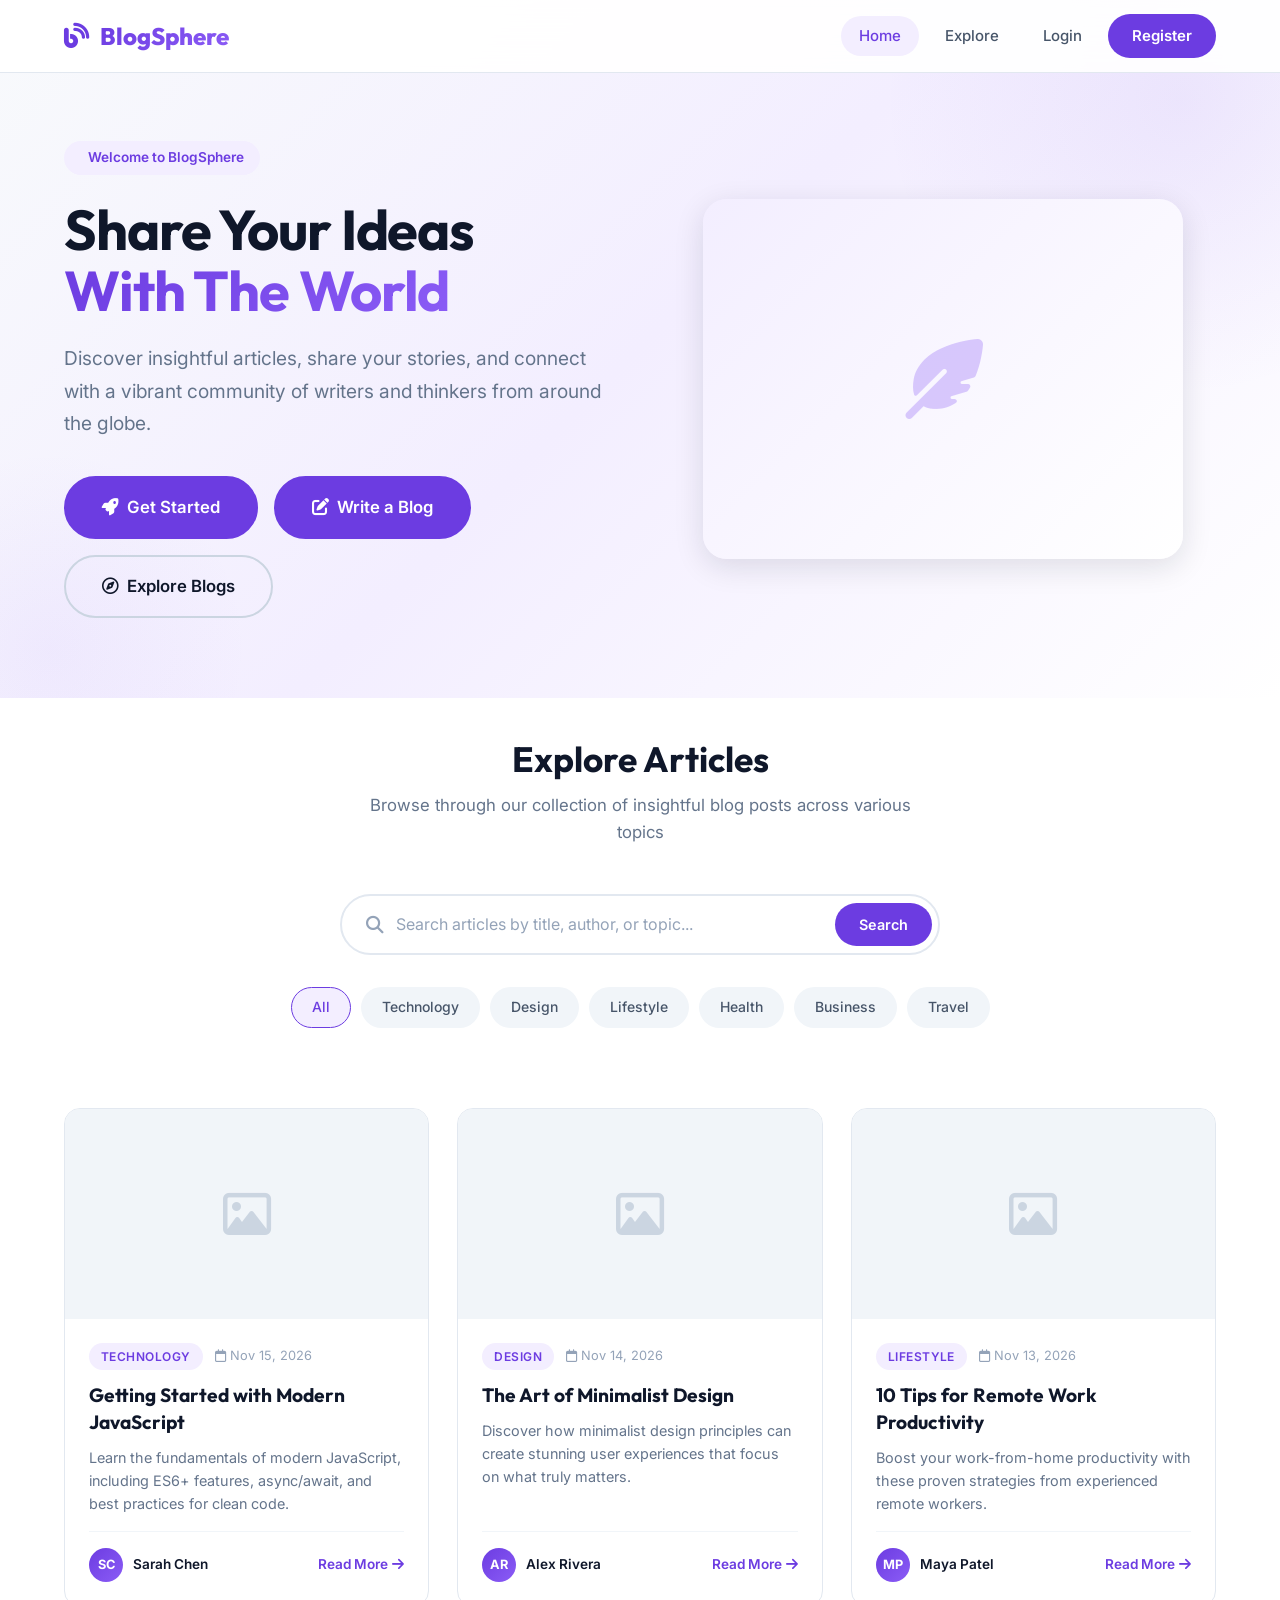
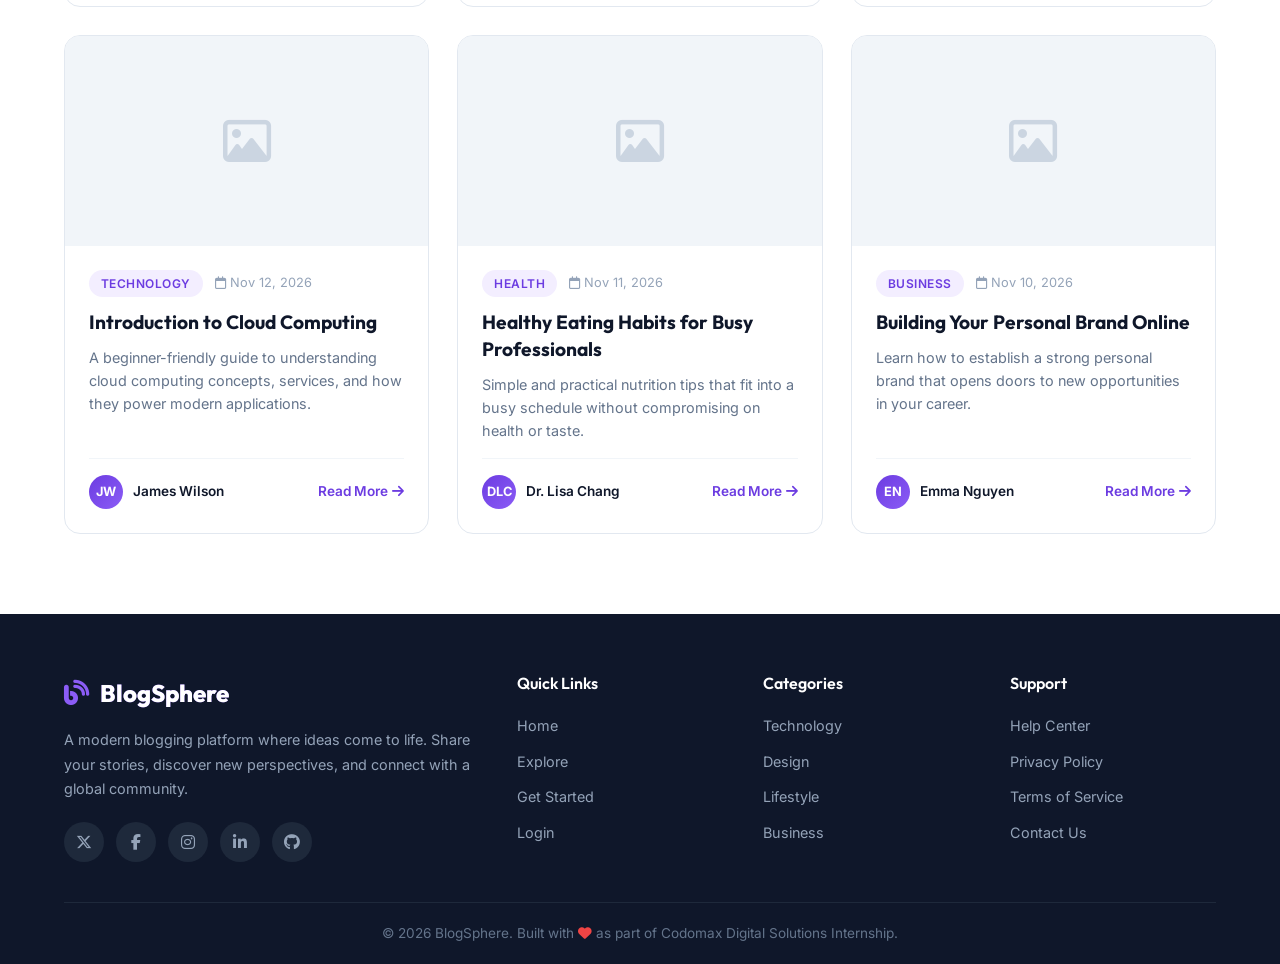
<file: Frontend Development/index.html>
<!DOCTYPE html>
<html lang="en">
<head>
  <meta charset="UTF-8">
  <meta name="viewport" content="width=device-width, initial-scale=1.0">
  <title>BlogSphere – Share Your Ideas With The World</title>
  <link rel="preconnect" href="https://fonts.googleapis.com">
  <link rel="preconnect" href="https://fonts.gstatic.com" crossorigin>
  <link href="https://fonts.googleapis.com/css2?family=Inter:wght@400;500;600;700&family=Outfit:wght@600;700;800&display=swap" rel="stylesheet">
  <link rel="stylesheet" href="https://cdnjs.cloudflare.com/ajax/libs/font-awesome/6.5.1/css/all.min.css">
  <link rel="stylesheet" href="css/style.css">
</head>
<body data-page="home">

  <!-- ====== NAVBAR ====== -->
  <nav class="navbar">
    <div class="container">
      <a href="index.html" class="nav-logo">
        <i class="fa-solid fa-blog"></i>
        <span>BlogSphere</span>
      </a>
      <div class="nav-links">
        <a href="index.html" class="active">Home</a>
        <a href="index.html#blogs" class="guest-only">Explore</a>
        <a href="login.html" class="guest-only">Login</a>
        <a href="register.html" class="btn-nav guest-only">Register</a>
        <a href="dashboard.html" class="auth-only">Dashboard</a>
        <a href="#" class="auth-only" onclick="handleLogout();return false;">Logout</a>
      </div>
      <button class="hamburger" aria-label="Toggle navigation">
        <span></span>
        <span></span>
        <span></span>
      </button>
    </div>
  </nav>

  <!-- ====== HERO ====== -->
  <section class="hero">
    <div class="container">
      <div class="hero-content">
        <div class="hero-badge"><i class="fa-solid fa-sparkles"></i> Welcome to BlogSphere</div>
        <h1>Share Your Ideas<br><span class="gradient">With The World</span></h1>
        <p>Discover insightful articles, share your stories, and connect with a vibrant community of writers and thinkers from around the globe.</p>
        <div class="hero-buttons">
          <a href="register.html" class="btn btn-primary btn-lg guest-only"><i class="fa-solid fa-rocket"></i> Get Started</a>
          <a href="dashboard.html" class="btn btn-primary btn-lg auth-only"><i class="fa-solid fa-pen-to-square"></i> Write a Blog</a>
          <a href="#blogs" class="btn btn-outline btn-lg"><i class="fa-regular fa-compass"></i> Explore Blogs</a>
        </div>
      </div>
      <div class="hero-visual">
        <div class="hero-illustration">
          <i class="fa-solid fa-feather-pointed"></i>
        </div>
      </div>
    </div>
  </section>

  <!-- ====== SEARCH & FILTER ====== -->
  <section class="search-filter-section" id="blogs">
    <div class="container">
      <div class="section-header">
        <h2>Explore Articles</h2>
        <p>Browse through our collection of insightful blog posts across various topics</p>
      </div>
      <div class="search-bar">
        <i class="fa-solid fa-magnifying-glass"></i>
        <input type="text" id="searchInput" placeholder="Search articles by title, author, or topic...">
        <button id="searchBtn">Search</button>
      </div>
      <div class="category-filters">
        <button class="filter-btn active" data-category="all">All</button>
        <button class="filter-btn" data-category="technology">Technology</button>
        <button class="filter-btn" data-category="design">Design</button>
        <button class="filter-btn" data-category="lifestyle">Lifestyle</button>
        <button class="filter-btn" data-category="health">Health</button>
        <button class="filter-btn" data-category="business">Business</button>
        <button class="filter-btn" data-category="travel">Travel</button>
      </div>
    </div>
  </section>

  <!-- ====== BLOGS GRID ====== -->
  <section class="blogs-section">
    <div class="container">
      <div class="blogs-grid" id="blogsGrid">
        <!-- Rendered by JS -->
      </div>
    </div>
  </section>

  <!-- ====== FOOTER ====== -->
  <footer class="footer">
    <div class="container">
      <div class="footer-grid">
        <div class="footer-brand">
          <a href="index.html" class="nav-logo">
            <i class="fa-solid fa-blog"></i>
            <span>BlogSphere</span>
          </a>
          <p>A modern blogging platform where ideas come to life. Share your stories, discover new perspectives, and connect with a global community.</p>
          <div class="footer-social">
            <a href="#" aria-label="Twitter"><i class="fa-brands fa-x-twitter"></i></a>
            <a href="#" aria-label="Facebook"><i class="fa-brands fa-facebook-f"></i></a>
            <a href="#" aria-label="Instagram"><i class="fa-brands fa-instagram"></i></a>
            <a href="#" aria-label="LinkedIn"><i class="fa-brands fa-linkedin-in"></i></a>
            <a href="#" aria-label="GitHub"><i class="fa-brands fa-github"></i></a>
          </div>
        </div>
        <div>
          <h4>Quick Links</h4>
          <ul>
            <li><a href="index.html">Home</a></li>
            <li><a href="index.html#blogs">Explore</a></li>
            <li><a href="register.html">Get Started</a></li>
            <li><a href="login.html">Login</a></li>
          </ul>
        </div>
        <div>
          <h4>Categories</h4>
          <ul>
            <li><a href="#">Technology</a></li>
            <li><a href="#">Design</a></li>
            <li><a href="#">Lifestyle</a></li>
            <li><a href="#">Business</a></li>
          </ul>
        </div>
        <div>
          <h4>Support</h4>
          <ul>
            <li><a href="#">Help Center</a></li>
            <li><a href="#">Privacy Policy</a></li>
            <li><a href="#">Terms of Service</a></li>
            <li><a href="#">Contact Us</a></li>
          </ul>
        </div>
      </div>
      <div class="footer-bottom">
        <p>&copy; 2026 BlogSphere. Built with <i class="fa-solid fa-heart" style="color:#EF4444"></i> as part of Codomax Digital Solutions Internship.</p>
      </div>
    </div>
  </footer>

  <!-- Blog View Overlay -->
  <div id="blogViewOverlay" class="blog-view-overlay"></div>

  <script src="js/auth.js"></script>
  <script src="js/blogs.js"></script>
  <script src="js/script.js"></script>
</body>
</html>
</file>
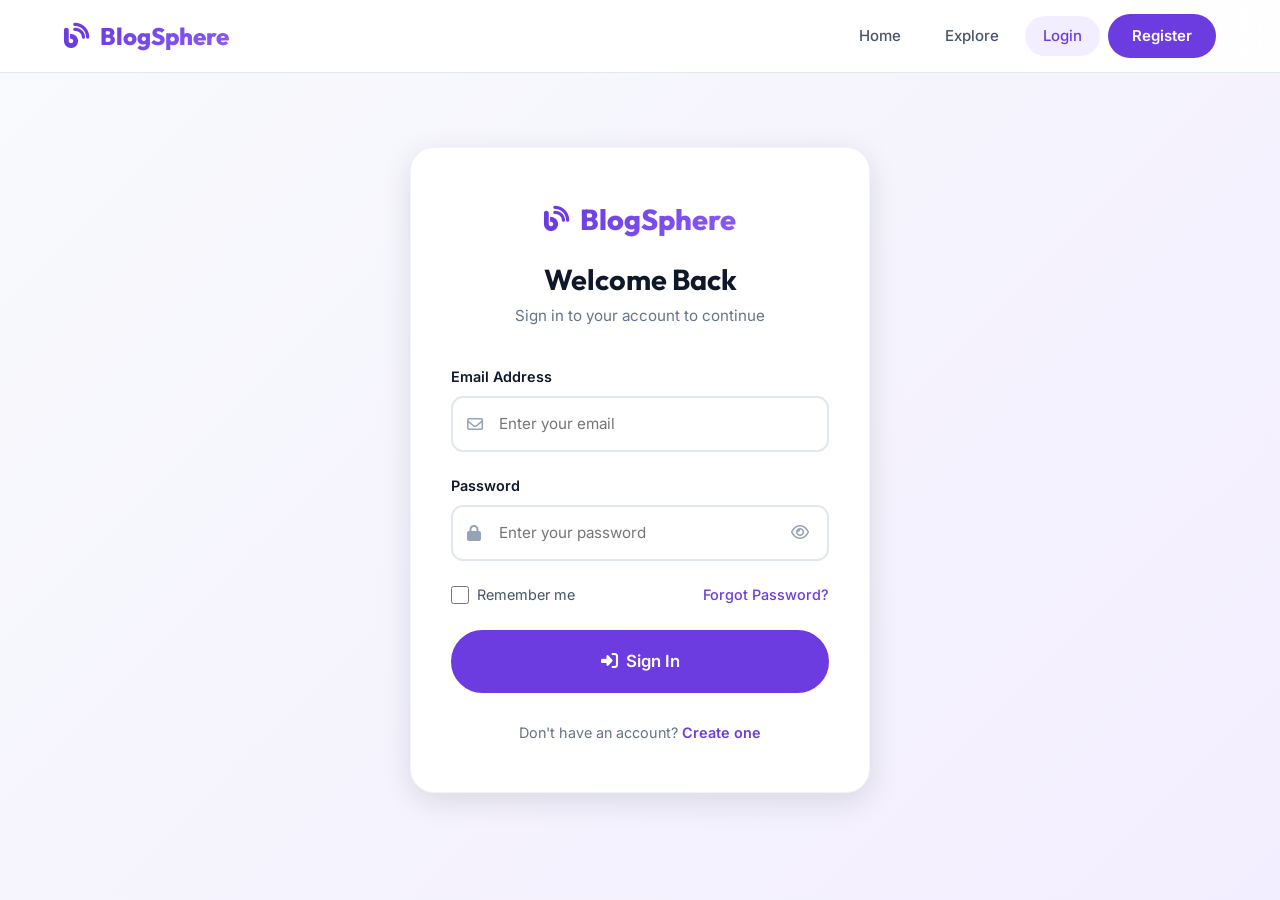
<file: Frontend Development/create-blog.html>
<!DOCTYPE html>
<html lang="en">
<head>
  <meta charset="UTF-8">
  <meta name="viewport" content="width=device-width, initial-scale=1.0">
  <title>Create Blog – BlogSphere</title>
  <link rel="preconnect" href="https://fonts.googleapis.com">
  <link rel="preconnect" href="https://fonts.gstatic.com" crossorigin>
  <link href="https://fonts.googleapis.com/css2?family=Inter:wght@400;500;600;700&family=Outfit:wght@600;700;800&display=swap" rel="stylesheet">
  <link rel="stylesheet" href="https://cdnjs.cloudflare.com/ajax/libs/font-awesome/6.5.1/css/all.min.css">
  <link rel="stylesheet" href="css/style.css">
</head>
<body data-page="create-blog">

  <!-- ====== NAVBAR ====== -->
  <nav class="navbar">
    <div class="container">
      <a href="index.html" class="nav-logo">
        <i class="fa-solid fa-blog"></i>
        <span>BlogSphere</span>
      </a>
      <div class="nav-links">
        <a href="index.html">Home</a>
        <a href="index.html#blogs">Explore</a>
        <a href="dashboard.html" class="auth-only">Dashboard</a>
        <a href="create-blog.html" class="active btn-nav auth-only"><i class="fa-solid fa-plus"></i> New Blog</a>
        <a href="#" class="auth-only" onclick="handleLogout();return false;">Logout</a>
      </div>
      <button class="hamburger" aria-label="Toggle navigation">
        <span></span>
        <span></span>
        <span></span>
      </button>
    </div>
  </nav>

  <!-- ====== DASHBOARD LAYOUT ====== -->
  <div class="dashboard-layout">
    <!-- Sidebar -->
    <aside class="sidebar" id="sidebar">
      <div class="sidebar-header">
        <div class="sidebar-user">
          <div class="sidebar-avatar" id="sidebarAvatar">U</div>
          <div class="sidebar-user-info">
            <h4 id="sidebarName">User Name</h4>
            <p id="sidebarEmail">user@example.com</p>
          </div>
        </div>
      </div>
      <nav class="sidebar-nav">
        <a href="dashboard.html"><i class="fa-solid fa-chart-pie"></i> Overview</a>
        <a href="create-blog.html" class="active"><i class="fa-solid fa-pen-to-square"></i> Create New Blog</a>
        <a href="index.html"><i class="fa-solid fa-globe"></i> View Website</a>
        <div class="nav-divider"></div>
        <a href="#" onclick="handleLogout();return false;"><i class="fa-solid fa-arrow-right-from-bracket"></i> Logout</a>
      </nav>
    </aside>

    <!-- Mobile Sidebar Toggle -->
    <button class="sidebar-toggle" id="sidebarToggle" aria-label="Toggle sidebar menu">
      <i class="fa-solid fa-bars"></i>
    </button>

    <!-- Main Content -->
    <main class="dashboard-main create-blog-section">
      <div class="dashboard-topbar">
        <div>
          <div id="editIndicator" class="edit-indicator" style="display:none">
            <i class="fa-solid fa-pen"></i> Editing existing blog post
          </div>
          <h1 id="formTitle">Create New Blog Post</h1>
          <p class="welcome-text">Write, format, and publish your ideas for the world to see.</p>
        </div>
        <a href="dashboard.html" class="btn btn-outline"><i class="fa-solid fa-arrow-left"></i> Back to Dashboard</a>
      </div>

      <div class="dashboard-section create-blog-form">
        <form id="createBlogForm" novalidate>
          <!-- Blog Title -->
          <div class="form-group">
            <label for="blogTitle">Blog Title *</label>
            <div class="form-input-wrapper">
              <input type="text" id="blogTitle" placeholder="e.g. 10 Essential Web Design Principles for 2026">
            </div>
            <p class="form-error"></p>
          </div>

          <!-- Category Selection -->
          <div class="form-group">
            <label for="blogCategory">Category *</label>
            <div class="form-input-wrapper">
              <select id="blogCategory">
                <option value="" disabled selected>Select a category</option>
                <option value="Technology">Technology</option>
                <option value="Design">Design</option>
                <option value="Lifestyle">Lifestyle</option>
                <option value="Health">Health</option>
                <option value="Business">Business</option>
                <option value="Travel">Travel</option>
              </select>
            </div>
            <p class="form-error"></p>
          </div>

          <!-- Featured Image URL -->
          <div class="form-group">
            <label for="blogImage">Featured Image URL (Optional)</label>
            <div class="form-input-wrapper">
              <input type="url" id="blogImage" placeholder="https://images.unsplash.com/photo-...">
            </div>
            <p class="form-error"></p>
            <div class="image-preview" id="imagePreview"></div>
          </div>

          <!-- Short Description -->
          <div class="form-group">
            <label for="blogDescription">Short Description (Excerpt) *</label>
            <div class="form-input-wrapper">
              <textarea id="blogDescription" rows="3" placeholder="Brief summary of your blog post to attract readers..."></textarea>
            </div>
            <p class="form-error"></p>
          </div>

          <!-- Blog Content -->
          <div class="form-group">
            <label for="blogContent">Blog Content *</label>
            <div class="form-input-wrapper">
              <textarea id="blogContent" class="content-editor" rows="12" placeholder="Write your full blog story here... Paragraphs separated by line breaks will be rendered cleanly."></textarea>
            </div>
            <p class="form-error"></p>
          </div>

          <!-- Action Buttons -->
          <div class="form-actions">
            <button type="button" id="draftBtn" class="btn btn-outline btn-lg">
              <i class="fa-regular fa-bookmark"></i> Save as Draft
            </button>
            <button type="button" id="publishBtn" class="btn btn-primary btn-lg">
              <i class="fa-solid fa-paper-plane"></i> Publish Blog
            </button>
          </div>
        </form>
      </div>
    </main>
  </div>

  <script src="js/auth.js"></script>
  <script src="js/blogs.js"></script>
  <script src="js/script.js"></script>
</body>
</html>
</file>
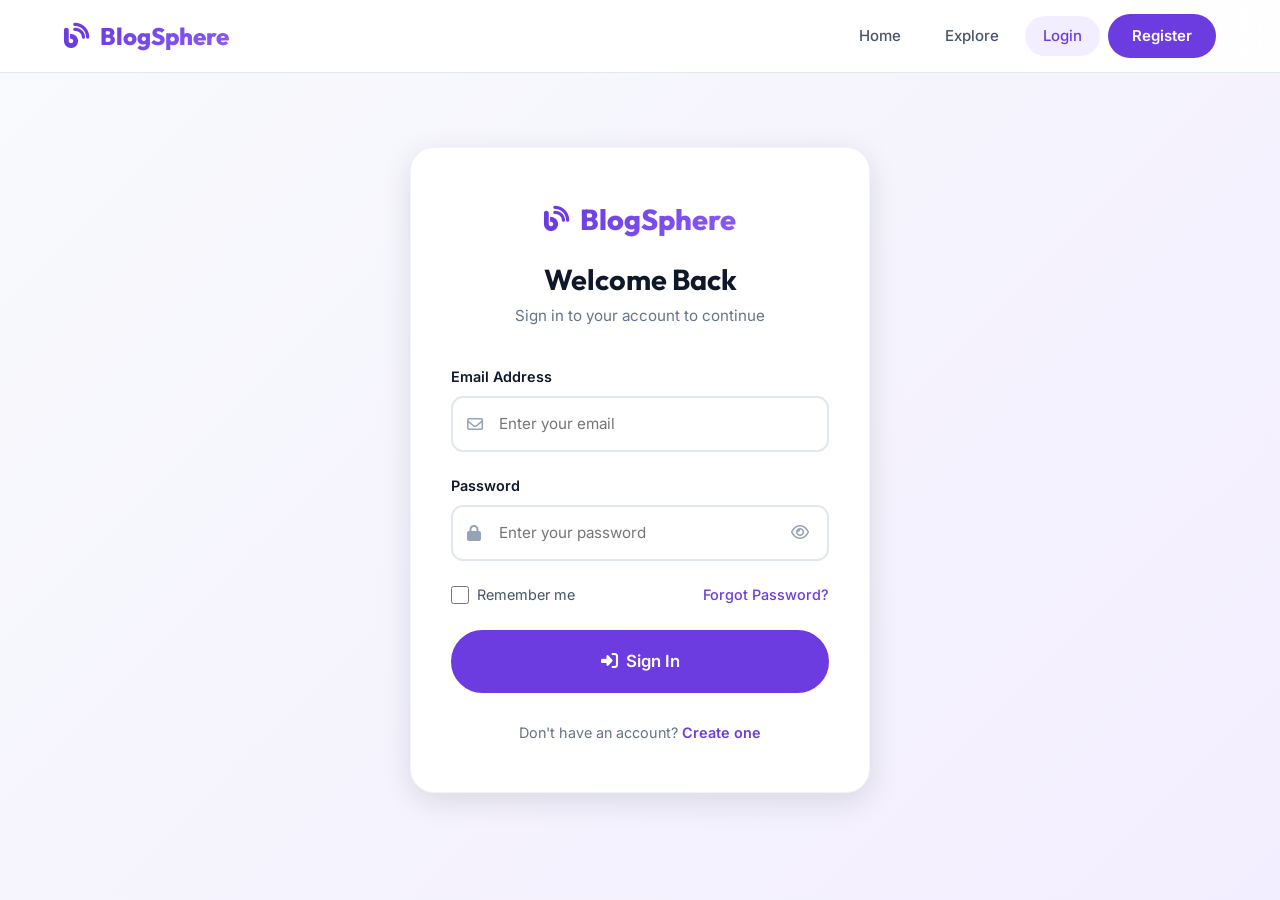
<file: Frontend Development/dashboard.html>
<!DOCTYPE html>
<html lang="en">
<head>
  <meta charset="UTF-8">
  <meta name="viewport" content="width=device-width, initial-scale=1.0">
  <title>Dashboard – BlogSphere</title>
  <link rel="preconnect" href="https://fonts.googleapis.com">
  <link rel="preconnect" href="https://fonts.gstatic.com" crossorigin>
  <link href="https://fonts.googleapis.com/css2?family=Inter:wght@400;500;600;700&family=Outfit:wght@600;700;800&display=swap" rel="stylesheet">
  <link rel="stylesheet" href="https://cdnjs.cloudflare.com/ajax/libs/font-awesome/6.5.1/css/all.min.css">
  <link rel="stylesheet" href="css/style.css">
</head>
<body data-page="dashboard">

  <!-- ====== NAVBAR ====== -->
  <nav class="navbar">
    <div class="container">
      <a href="index.html" class="nav-logo">
        <i class="fa-solid fa-blog"></i>
        <span>BlogSphere</span>
      </a>
      <div class="nav-links">
        <a href="index.html">Home</a>
        <a href="index.html#blogs">Explore</a>
        <a href="dashboard.html" class="active auth-only">Dashboard</a>
        <a href="create-blog.html" class="btn-nav auth-only"><i class="fa-solid fa-plus"></i> New Blog</a>
        <a href="#" class="auth-only" onclick="handleLogout();return false;">Logout</a>
      </div>
      <button class="hamburger" aria-label="Toggle navigation">
        <span></span>
        <span></span>
        <span></span>
      </button>
    </div>
  </nav>

  <!-- ====== DASHBOARD LAYOUT ====== -->
  <div class="dashboard-layout">
    <!-- Sidebar -->
    <aside class="sidebar" id="sidebar">
      <div class="sidebar-header">
        <div class="sidebar-user">
          <div class="sidebar-avatar" id="sidebarAvatar">U</div>
          <div class="sidebar-user-info">
            <h4 id="sidebarName">User Name</h4>
            <p id="sidebarEmail">user@example.com</p>
          </div>
        </div>
      </div>
      <nav class="sidebar-nav">
        <a href="dashboard.html" class="active"><i class="fa-solid fa-chart-pie"></i> Overview</a>
        <a href="create-blog.html"><i class="fa-solid fa-pen-to-square"></i> Create New Blog</a>
        <a href="index.html"><i class="fa-solid fa-globe"></i> View Website</a>
        <div class="nav-divider"></div>
        <a href="#" onclick="handleLogout();return false;"><i class="fa-solid fa-arrow-right-from-bracket"></i> Logout</a>
      </nav>
    </aside>

    <!-- Mobile Sidebar Toggle -->
    <button class="sidebar-toggle" id="sidebarToggle" aria-label="Toggle sidebar menu">
      <i class="fa-solid fa-bars"></i>
    </button>

    <!-- Main Content -->
    <main class="dashboard-main">
      <div class="dashboard-topbar">
        <div>
          <h1>Dashboard Overview</h1>
          <p class="welcome-text">Welcome back, <strong id="welcomeUser">User</strong>! Here is what's happening with your blogs.</p>
        </div>
        <a href="create-blog.html" class="btn btn-primary"><i class="fa-solid fa-plus"></i> Create New Blog</a>
      </div>

      <!-- Stats Grid -->
      <div class="stats-grid">
        <div class="stat-card">
          <div class="stat-icon purple"><i class="fa-solid fa-layer-group"></i></div>
          <div class="stat-info">
            <h3 id="statTotal">0</h3>
            <p>Total Blogs</p>
          </div>
        </div>
        <div class="stat-card">
          <div class="stat-icon green"><i class="fa-solid fa-circle-check"></i></div>
          <div class="stat-info">
            <h3 id="statPublished">0</h3>
            <p>Published Blogs</p>
          </div>
        </div>
        <div class="stat-card">
          <div class="stat-icon orange"><i class="fa-solid fa-clock"></i></div>
          <div class="stat-info">
            <h3 id="statDrafts">0</h3>
            <p>Drafts</p>
          </div>
        </div>
      </div>

      <!-- My Blogs Section -->
      <div class="dashboard-section">
        <div class="dashboard-section-header">
          <h2>My Blogs</h2>
          <a href="create-blog.html" class="btn btn-outline btn-sm"><i class="fa-solid fa-plus"></i> Add New</a>
        </div>
        <div class="blogs-table-wrapper">
          <table class="blogs-table">
            <thead>
              <tr>
                <th>Title</th>
                <th>Category</th>
                <th>Last Modified</th>
                <th>Status</th>
                <th>Actions</th>
              </tr>
            </thead>
            <tbody id="myBlogsTable">
              <!-- Rendered by JS -->
            </tbody>
          </table>
        </div>
      </div>
    </main>
  </div>

  <!-- Delete Confirmation Modal -->
  <div id="deleteModal" class="modal-overlay">
    <div class="modal">
      <i class="fa-solid fa-triangle-exclamation modal-icon"></i>
      <h3>Delete Blog Post</h3>
      <p>Are you sure you want to delete this blog? This action cannot be undone.</p>
      <div class="modal-actions">
        <button class="btn btn-outline" onclick="cancelDelete()">Cancel</button>
        <button class="btn btn-danger" onclick="executeDelete()">Delete</button>
      </div>
    </div>
  </div>

  <script src="js/auth.js"></script>
  <script src="js/blogs.js"></script>
  <script src="js/script.js"></script>
</body>
</html>
</file>
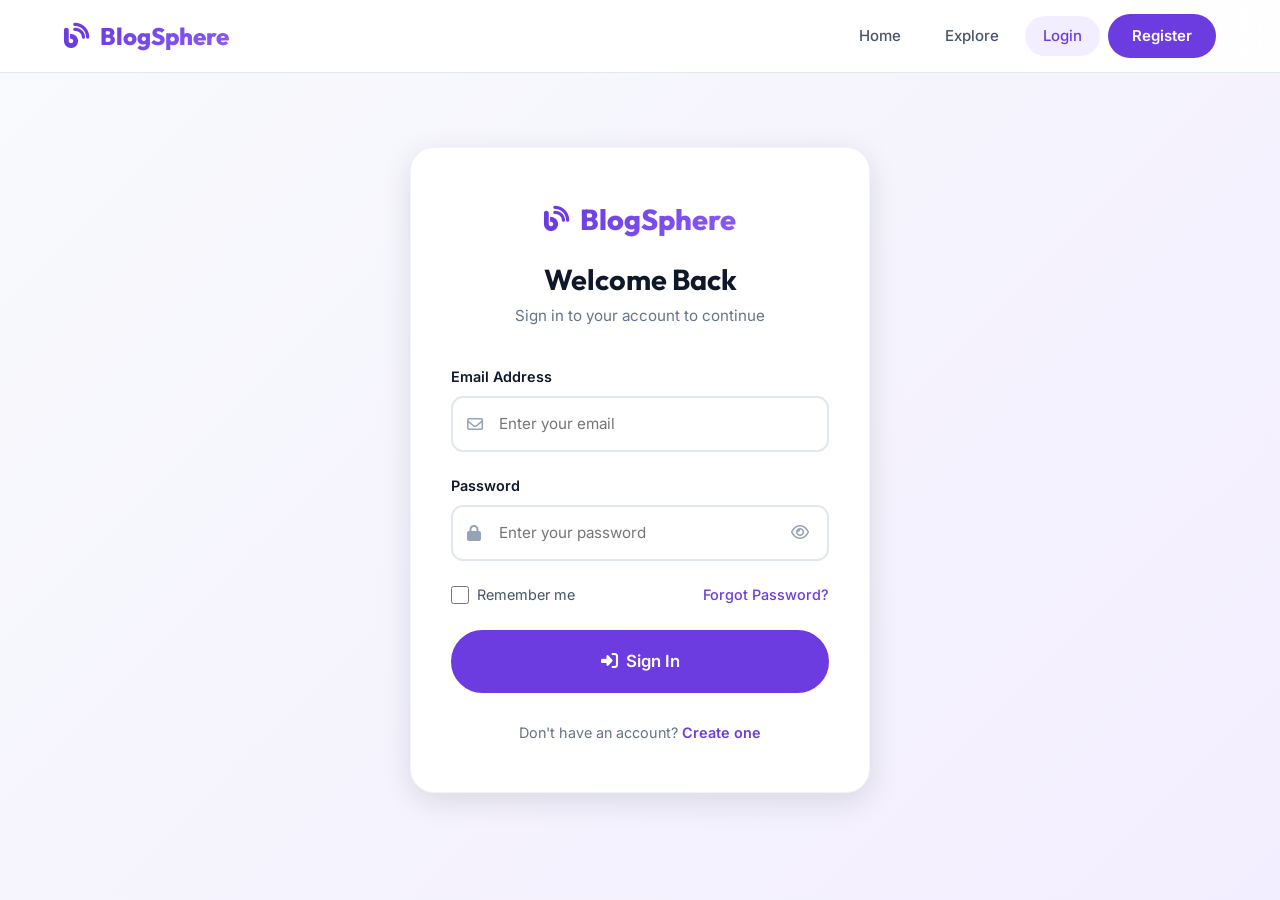
<file: Frontend Development/login.html>
<!DOCTYPE html>
<html lang="en">
<head>
  <meta charset="UTF-8">
  <meta name="viewport" content="width=device-width, initial-scale=1.0">
  <title>Login – BlogSphere</title>
  <link rel="preconnect" href="https://fonts.googleapis.com">
  <link rel="preconnect" href="https://fonts.gstatic.com" crossorigin>
  <link href="https://fonts.googleapis.com/css2?family=Inter:wght@400;500;600;700&family=Outfit:wght@600;700;800&display=swap" rel="stylesheet">
  <link rel="stylesheet" href="https://cdnjs.cloudflare.com/ajax/libs/font-awesome/6.5.1/css/all.min.css">
  <link rel="stylesheet" href="css/style.css">
</head>
<body data-page="login">

  <!-- ====== NAVBAR ====== -->
  <nav class="navbar">
    <div class="container">
      <a href="index.html" class="nav-logo">
        <i class="fa-solid fa-blog"></i>
        <span>BlogSphere</span>
      </a>
      <div class="nav-links">
        <a href="index.html">Home</a>
        <a href="index.html#blogs">Explore</a>
        <a href="login.html" class="active guest-only">Login</a>
        <a href="register.html" class="btn-nav guest-only">Register</a>
        <a href="dashboard.html" class="auth-only">Dashboard</a>
        <a href="#" class="auth-only" onclick="handleLogout();return false;">Logout</a>
      </div>
      <button class="hamburger" aria-label="Toggle navigation">
        <span></span>
        <span></span>
        <span></span>
      </button>
    </div>
  </nav>

  <!-- ====== LOGIN ====== -->
  <section class="auth-page">
    <div class="auth-container">
      <div class="auth-card">
        <div class="auth-header">
          <a href="index.html" class="nav-logo">
            <i class="fa-solid fa-blog"></i>
            <span>BlogSphere</span>
          </a>
          <h1>Welcome Back</h1>
          <p>Sign in to your account to continue</p>
        </div>

        <form id="loginForm" novalidate>
          <div class="form-group">
            <label for="loginEmail">Email Address</label>
            <div class="form-input-wrapper">
              <i class="fa-regular fa-envelope field-icon"></i>
              <input type="email" id="loginEmail" placeholder="Enter your email" autocomplete="email">
            </div>
            <p class="form-error"></p>
          </div>

          <div class="form-group">
            <label for="loginPassword">Password</label>
            <div class="form-input-wrapper">
              <i class="fa-solid fa-lock field-icon"></i>
              <input type="password" id="loginPassword" placeholder="Enter your password" autocomplete="current-password">
              <button type="button" class="toggle-password" aria-label="Toggle password visibility">
                <i class="fa-regular fa-eye"></i>
              </button>
            </div>
            <p class="form-error"></p>
          </div>

          <div class="form-row">
            <label class="checkbox-wrapper">
              <input type="checkbox" id="rememberMe">
              Remember me
            </label>
            <a href="#" class="form-link">Forgot Password?</a>
          </div>

          <button type="submit" class="btn btn-primary btn-block btn-lg">
            <i class="fa-solid fa-right-to-bracket"></i> Sign In
          </button>
        </form>

        <div class="auth-footer">
          <p>Don't have an account? <a href="register.html">Create one</a></p>
        </div>
      </div>
    </div>
  </section>

  <script src="js/auth.js"></script>
  <script src="js/blogs.js"></script>
  <script src="js/script.js"></script>
</body>
</html>
</file>
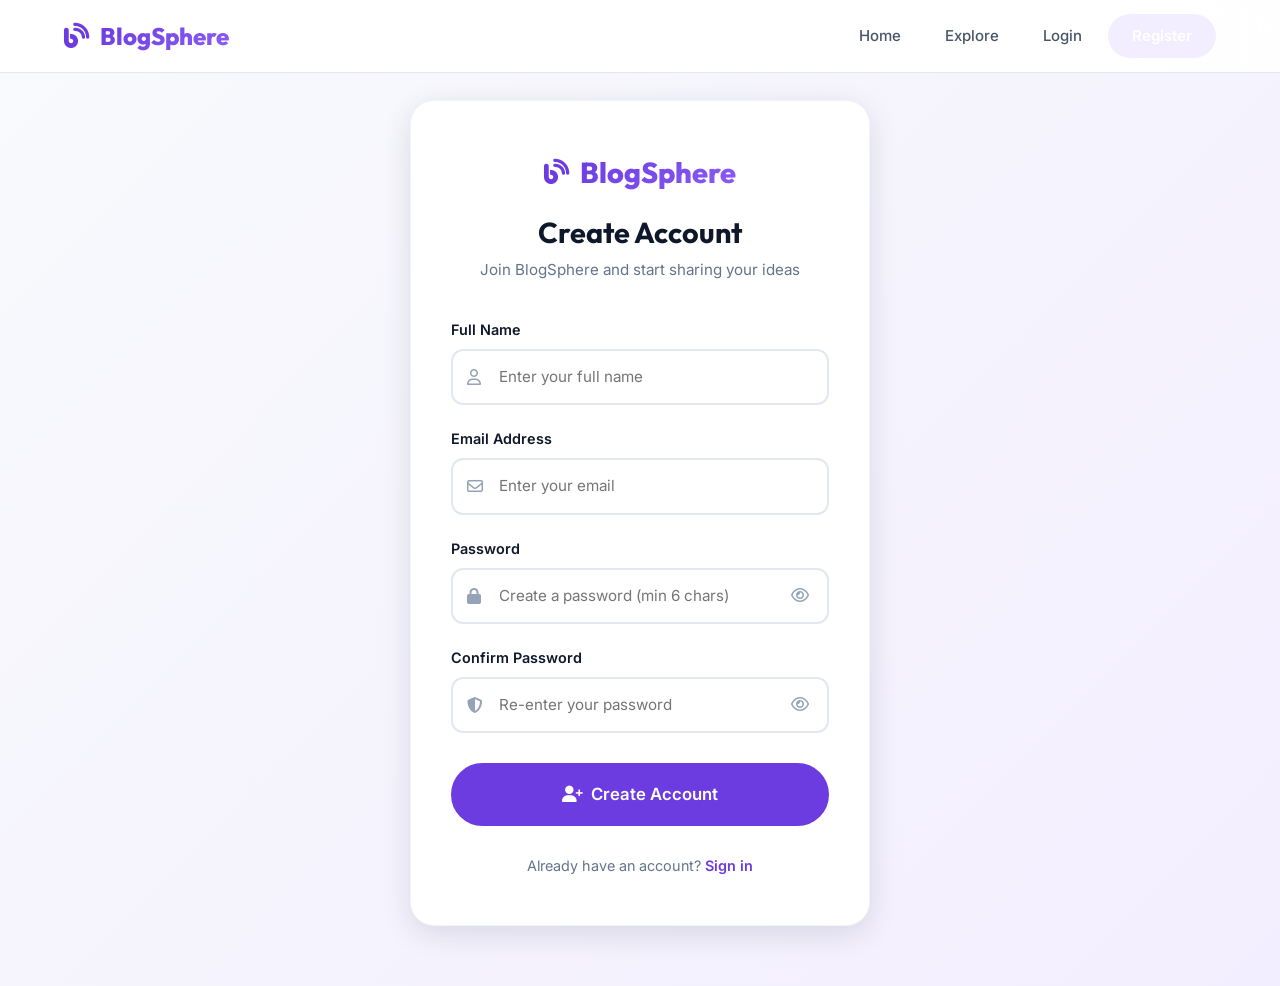
<file: Frontend Development/register.html>
<!DOCTYPE html>
<html lang="en">
<head>
  <meta charset="UTF-8">
  <meta name="viewport" content="width=device-width, initial-scale=1.0">
  <title>Register – BlogSphere</title>
  <link rel="preconnect" href="https://fonts.googleapis.com">
  <link rel="preconnect" href="https://fonts.gstatic.com" crossorigin>
  <link href="https://fonts.googleapis.com/css2?family=Inter:wght@400;500;600;700&family=Outfit:wght@600;700;800&display=swap" rel="stylesheet">
  <link rel="stylesheet" href="https://cdnjs.cloudflare.com/ajax/libs/font-awesome/6.5.1/css/all.min.css">
  <link rel="stylesheet" href="css/style.css">
</head>
<body data-page="register">

  <!-- ====== NAVBAR ====== -->
  <nav class="navbar">
    <div class="container">
      <a href="index.html" class="nav-logo">
        <i class="fa-solid fa-blog"></i>
        <span>BlogSphere</span>
      </a>
      <div class="nav-links">
        <a href="index.html">Home</a>
        <a href="index.html#blogs">Explore</a>
        <a href="login.html" class="guest-only">Login</a>
        <a href="register.html" class="btn-nav active guest-only">Register</a>
        <a href="dashboard.html" class="auth-only">Dashboard</a>
        <a href="#" class="auth-only" onclick="handleLogout();return false;">Logout</a>
      </div>
      <button class="hamburger" aria-label="Toggle navigation">
        <span></span>
        <span></span>
        <span></span>
      </button>
    </div>
  </nav>

  <!-- ====== REGISTER ====== -->
  <section class="auth-page">
    <div class="auth-container">
      <div class="auth-card">
        <div class="auth-header">
          <a href="index.html" class="nav-logo">
            <i class="fa-solid fa-blog"></i>
            <span>BlogSphere</span>
          </a>
          <h1>Create Account</h1>
          <p>Join BlogSphere and start sharing your ideas</p>
        </div>

        <form id="registerForm" novalidate>
          <div class="form-group">
            <label for="regName">Full Name</label>
            <div class="form-input-wrapper">
              <i class="fa-regular fa-user field-icon"></i>
              <input type="text" id="regName" placeholder="Enter your full name" autocomplete="name">
            </div>
            <p class="form-error"></p>
          </div>

          <div class="form-group">
            <label for="regEmail">Email Address</label>
            <div class="form-input-wrapper">
              <i class="fa-regular fa-envelope field-icon"></i>
              <input type="email" id="regEmail" placeholder="Enter your email" autocomplete="email">
            </div>
            <p class="form-error"></p>
          </div>

          <div class="form-group">
            <label for="regPassword">Password</label>
            <div class="form-input-wrapper">
              <i class="fa-solid fa-lock field-icon"></i>
              <input type="password" id="regPassword" placeholder="Create a password (min 6 chars)" autocomplete="new-password">
              <button type="button" class="toggle-password" aria-label="Toggle password visibility">
                <i class="fa-regular fa-eye"></i>
              </button>
            </div>
            <p class="form-error"></p>
          </div>

          <div class="form-group">
            <label for="regConfirm">Confirm Password</label>
            <div class="form-input-wrapper">
              <i class="fa-solid fa-shield-halved field-icon"></i>
              <input type="password" id="regConfirm" placeholder="Re-enter your password" autocomplete="new-password">
              <button type="button" class="toggle-password" aria-label="Toggle password visibility">
                <i class="fa-regular fa-eye"></i>
              </button>
            </div>
            <p class="form-error"></p>
          </div>

          <button type="submit" class="btn btn-primary btn-block btn-lg" style="margin-top:8px">
            <i class="fa-solid fa-user-plus"></i> Create Account
          </button>
        </form>

        <div class="auth-footer">
          <p>Already have an account? <a href="login.html">Sign in</a></p>
        </div>
      </div>
    </div>
  </section>

  <script src="js/auth.js"></script>
  <script src="js/blogs.js"></script>
  <script src="js/script.js"></script>
</body>
</html>
</file>
<file: Frontend Development/css/style.css>
/* ============================================
   BlogSphere – Premium Blog Application
   Complete Stylesheet
   ============================================ */

/* ---------- CSS Custom Properties ---------- */
:root {
  /* Primary Palette */
  --primary: #6C3CE1;
  --primary-dark: #5A2DC5;
  --primary-light: #8B5CF6;
  --primary-bg: #F3EEFF;

  /* Navy */
  --navy: #0F172A;
  --navy-light: #1E293B;
  --navy-muted: #334155;

  /* Neutrals */
  --white: #FFFFFF;
  --gray-50: #F8FAFC;
  --gray-100: #F1F5F9;
  --gray-200: #E2E8F0;
  --gray-300: #CBD5E1;
  --gray-400: #94A3B8;
  --gray-500: #64748B;
  --gray-600: #475569;
  --gray-700: #334155;

  /* Semantic */
  --success: #10B981;
  --success-bg: #ECFDF5;
  --warning: #F59E0B;
  --warning-bg: #FFFBEB;
  --danger: #EF4444;
  --danger-bg: #FEF2F2;
  --info: #3B82F6;
  --info-bg: #EFF6FF;

  /* Typography */
  --font-sans: 'Inter', system-ui, -apple-system, sans-serif;
  --font-heading: 'Outfit', var(--font-sans);

  /* Spacing */
  --container: 1200px;
  --radius-sm: 8px;
  --radius-md: 12px;
  --radius-lg: 16px;
  --radius-xl: 24px;
  --radius-full: 9999px;

  /* Shadows */
  --shadow-sm: 0 1px 2px rgba(15,23,42,.05);
  --shadow-md: 0 4px 12px rgba(15,23,42,.08);
  --shadow-lg: 0 8px 30px rgba(15,23,42,.12);
  --shadow-xl: 0 20px 50px rgba(15,23,42,.15);
  --shadow-purple: 0 4px 20px rgba(108,60,225,.25);

  /* Transitions */
  --ease: cubic-bezier(.4,0,.2,1);
  --duration: .3s;
}

/* ---------- Reset & Base ---------- */
*,*::before,*::after{box-sizing:border-box;margin:0;padding:0}
html{scroll-behavior:smooth;font-size:16px;-webkit-text-size-adjust:100%}
body{font-family:var(--font-sans);color:var(--navy);background:var(--white);line-height:1.6;overflow-x:hidden;min-height:100vh}
img{max-width:100%;display:block}
a{text-decoration:none;color:inherit;transition:color var(--duration) var(--ease)}
ul,ol{list-style:none}
button,input,select,textarea{font:inherit;border:none;outline:none;background:none}
button{cursor:pointer}
h1,h2,h3,h4,h5,h6{font-family:var(--font-heading);font-weight:700;line-height:1.2;color:var(--navy)}

/* ---------- Utility ---------- */
.container{max-width:var(--container);margin:0 auto;padding:0 24px}
.sr-only{position:absolute;width:1px;height:1px;overflow:hidden;clip:rect(0,0,0,0);white-space:nowrap}

/* ---------- NAVBAR ---------- */
.navbar{position:fixed;top:0;left:0;right:0;z-index:1000;background:rgba(255,255,255,.92);backdrop-filter:blur(16px);border-bottom:1px solid var(--gray-200);transition:box-shadow var(--duration) var(--ease)}
.navbar.scrolled{box-shadow:var(--shadow-md)}
.navbar .container{display:flex;align-items:center;justify-content:space-between;height:72px}
.nav-logo{display:flex;align-items:center;gap:10px;font-family:var(--font-heading);font-size:1.5rem;font-weight:800;color:var(--navy)}
.nav-logo i{color:var(--primary);font-size:1.6rem}
.nav-logo span{background:linear-gradient(135deg,var(--primary),var(--primary-light));-webkit-background-clip:text;-webkit-text-fill-color:transparent;background-clip:text}
.nav-links{display:flex;align-items:center;gap:8px}
.nav-links a{padding:8px 18px;border-radius:var(--radius-full);font-weight:500;font-size:.938rem;color:var(--gray-600);transition:all var(--duration) var(--ease)}
.nav-links a:hover,.nav-links a.active{color:var(--primary);background:var(--primary-bg)}
.nav-links .btn-nav{background:var(--primary);color:var(--white)!important;padding:10px 24px;font-weight:600}
.nav-links .btn-nav:hover{background:var(--primary-dark);box-shadow:var(--shadow-purple)}

/* Auth-aware nav */
.nav-links .auth-only{display:none}
body.logged-in .nav-links .guest-only{display:none}
body.logged-in .nav-links .auth-only{display:inline-flex}

/* Hamburger */
.hamburger{display:none;flex-direction:column;gap:5px;background:none;border:none;cursor:pointer;padding:4px}
.hamburger span{display:block;width:24px;height:2.5px;background:var(--navy);border-radius:2px;transition:all var(--duration) var(--ease)}
.hamburger.active span:nth-child(1){transform:rotate(45deg) translate(5px,5px)}
.hamburger.active span:nth-child(2){opacity:0}
.hamburger.active span:nth-child(3){transform:rotate(-45deg) translate(5px,-5px)}

/* ---------- HERO SECTION ---------- */
.hero{padding:140px 0 80px;background:linear-gradient(135deg,var(--gray-50) 0%,var(--primary-bg) 50%,var(--white) 100%);position:relative;overflow:hidden}
.hero::before{content:'';position:absolute;top:-200px;right:-200px;width:600px;height:600px;border-radius:50%;background:radial-gradient(circle,rgba(108,60,225,.08) 0%,transparent 70%);pointer-events:none}
.hero::after{content:'';position:absolute;bottom:-150px;left:-150px;width:400px;height:400px;border-radius:50%;background:radial-gradient(circle,rgba(139,92,246,.06) 0%,transparent 70%);pointer-events:none}
.hero .container{display:flex;align-items:center;gap:60px;position:relative;z-index:1}
.hero-content{flex:1;max-width:600px}
.hero-badge{display:inline-flex;align-items:center;gap:8px;padding:6px 16px;background:var(--primary-bg);color:var(--primary);border-radius:var(--radius-full);font-size:.85rem;font-weight:600;margin-bottom:24px}
.hero-badge i{font-size:.75rem}
.hero h1{font-size:3.5rem;line-height:1.1;margin-bottom:20px;letter-spacing:-.02em}
.hero h1 .gradient{background:linear-gradient(135deg,var(--primary),var(--primary-light));-webkit-background-clip:text;-webkit-text-fill-color:transparent;background-clip:text}
.hero p{font-size:1.2rem;color:var(--gray-500);margin-bottom:36px;line-height:1.7}
.hero-buttons{display:flex;gap:16px;flex-wrap:wrap}
.hero-visual{flex:1;display:flex;justify-content:center}
.hero-illustration{width:100%;max-width:480px;aspect-ratio:4/3;background:linear-gradient(135deg,var(--primary-bg),var(--white));border-radius:var(--radius-xl);display:flex;align-items:center;justify-content:center;position:relative;box-shadow:var(--shadow-lg)}
.hero-illustration i{font-size:5rem;color:var(--primary-light);opacity:.3}

/* ---------- BUTTONS ---------- */
.btn{display:inline-flex;align-items:center;gap:8px;padding:12px 28px;border-radius:var(--radius-full);font-weight:600;font-size:.938rem;transition:all var(--duration) var(--ease);cursor:pointer;border:2px solid transparent}
.btn-primary{background:var(--primary);color:var(--white);border-color:var(--primary)}
.btn-primary:hover{background:var(--primary-dark);border-color:var(--primary-dark);box-shadow:var(--shadow-purple);transform:translateY(-2px)}
.btn-outline{border-color:var(--gray-300);color:var(--navy)}
.btn-outline:hover{border-color:var(--primary);color:var(--primary);background:var(--primary-bg)}
.btn-ghost{color:var(--gray-600);padding:12px 20px}
.btn-ghost:hover{color:var(--primary);background:var(--primary-bg)}
.btn-danger{background:var(--danger);color:var(--white);border-color:var(--danger)}
.btn-danger:hover{background:#DC2626;transform:translateY(-2px)}
.btn-success{background:var(--success);color:var(--white);border-color:var(--success)}
.btn-success:hover{background:#059669;transform:translateY(-2px)}
.btn-sm{padding:8px 18px;font-size:.85rem}
.btn-lg{padding:16px 36px;font-size:1.05rem}
.btn-block{width:100%;justify-content:center}

/* ---------- SECTION HEADERS ---------- */
.section-header{text-align:center;margin-bottom:48px}
.section-header h2{font-size:2.2rem;margin-bottom:12px}
.section-header p{color:var(--gray-500);font-size:1.05rem;max-width:560px;margin:0 auto}

/* ---------- SEARCH & FILTERS ---------- */
.search-filter-section{padding:40px 0 20px}
.search-bar{display:flex;align-items:center;gap:12px;background:var(--white);border:2px solid var(--gray-200);border-radius:var(--radius-full);padding:6px 6px 6px 24px;max-width:600px;margin:0 auto 32px;transition:border-color var(--duration) var(--ease)}
.search-bar:focus-within{border-color:var(--primary);box-shadow:0 0 0 4px rgba(108,60,225,.1)}
.search-bar i{color:var(--gray-400);font-size:1.1rem}
.search-bar input{flex:1;padding:10px 0;font-size:1rem;color:var(--navy)}
.search-bar input::placeholder{color:var(--gray-400)}
.search-bar button{padding:10px 24px;background:var(--primary);color:var(--white);border-radius:var(--radius-full);font-weight:600;font-size:.9rem;transition:all var(--duration) var(--ease)}
.search-bar button:hover{background:var(--primary-dark)}
.category-filters{display:flex;justify-content:center;gap:10px;flex-wrap:wrap}
.filter-btn{padding:8px 20px;border-radius:var(--radius-full);font-size:.875rem;font-weight:500;color:var(--gray-600);background:var(--gray-100);border:1.5px solid transparent;transition:all var(--duration) var(--ease);cursor:pointer}
.filter-btn:hover,.filter-btn.active{color:var(--primary);background:var(--primary-bg);border-color:var(--primary)}

/* ---------- BLOG CARDS ---------- */
.blogs-section{padding:60px 0 80px}
.blogs-grid{display:grid;grid-template-columns:repeat(auto-fill,minmax(340px,1fr));gap:28px}
.blog-card{background:var(--white);border-radius:var(--radius-lg);border:1px solid var(--gray-200);overflow:hidden;transition:all var(--duration) var(--ease);display:flex;flex-direction:column}
.blog-card:hover{transform:translateY(-6px);box-shadow:var(--shadow-lg);border-color:transparent}
.blog-card-img{width:100%;height:210px;object-fit:cover;background:var(--gray-100)}
.blog-card-img.placeholder{display:flex;align-items:center;justify-content:center}
.blog-card-img.placeholder i{font-size:3rem;color:var(--gray-300)}
.blog-card-body{padding:24px;flex:1;display:flex;flex-direction:column}
.blog-card-meta{display:flex;align-items:center;gap:12px;margin-bottom:12px;flex-wrap:wrap}
.blog-category{padding:4px 12px;border-radius:var(--radius-full);font-size:.75rem;font-weight:600;text-transform:uppercase;letter-spacing:.04em;background:var(--primary-bg);color:var(--primary)}
.blog-date{font-size:.8rem;color:var(--gray-400);display:flex;align-items:center;gap:4px}
.blog-card-body h3{font-size:1.2rem;margin-bottom:10px;line-height:1.4;display:-webkit-box;-webkit-line-clamp:2;-webkit-box-orient:vertical;overflow:hidden}
.blog-card-body h3 a{transition:color var(--duration) var(--ease)}
.blog-card-body h3 a:hover{color:var(--primary)}
.blog-card-body .excerpt{font-size:.9rem;color:var(--gray-500);line-height:1.6;margin-bottom:16px;flex:1;display:-webkit-box;-webkit-line-clamp:3;-webkit-box-orient:vertical;overflow:hidden}
.blog-card-footer{display:flex;align-items:center;justify-content:space-between;padding-top:16px;border-top:1px solid var(--gray-100)}
.blog-author{display:flex;align-items:center;gap:10px}
.blog-author-avatar{width:34px;height:34px;border-radius:50%;background:linear-gradient(135deg,var(--primary),var(--primary-light));display:flex;align-items:center;justify-content:center;color:var(--white);font-size:.8rem;font-weight:700}
.blog-author-name{font-size:.85rem;font-weight:600;color:var(--navy)}
.blog-read-more{font-size:.85rem;font-weight:600;color:var(--primary);display:flex;align-items:center;gap:4px;transition:gap var(--duration) var(--ease)}
.blog-read-more:hover{gap:8px}

.no-results{text-align:center;padding:60px 20px;color:var(--gray-400)}
.no-results i{font-size:3rem;margin-bottom:16px;display:block}
.no-results h3{font-size:1.3rem;color:var(--gray-500);margin-bottom:8px}

/* ---------- FOOTER ---------- */
.footer{background:var(--navy);color:var(--gray-300);padding:60px 0 0}
.footer-grid{display:grid;grid-template-columns:2fr 1fr 1fr 1fr;gap:40px;margin-bottom:40px}
.footer-brand .nav-logo{margin-bottom:16px}
.footer-brand .nav-logo i{color:var(--primary-light)}
.footer-brand .nav-logo span{color:var(--white);-webkit-text-fill-color:var(--white)}
.footer-brand p{font-size:.9rem;line-height:1.7;color:var(--gray-400)}
.footer h4{color:var(--white);font-size:1rem;margin-bottom:20px;font-weight:600}
.footer ul li{margin-bottom:10px}
.footer ul li a{color:var(--gray-400);font-size:.9rem;transition:color var(--duration) var(--ease)}
.footer ul li a:hover{color:var(--primary-light)}
.footer-social{display:flex;gap:12px;margin-top:20px}
.footer-social a{width:40px;height:40px;border-radius:50%;background:var(--navy-light);display:flex;align-items:center;justify-content:center;color:var(--gray-400);font-size:1rem;transition:all var(--duration) var(--ease)}
.footer-social a:hover{background:var(--primary);color:var(--white);transform:translateY(-3px)}
.footer-bottom{border-top:1px solid var(--navy-light);padding:20px 0;text-align:center;font-size:.85rem;color:var(--gray-500)}

/* ---------- AUTH PAGES ---------- */
.auth-page{min-height:100vh;display:flex;align-items:center;justify-content:center;padding:100px 24px 60px;background:linear-gradient(135deg,var(--gray-50),var(--primary-bg))}
.auth-container{width:100%;max-width:460px}
.auth-card{background:var(--white);border-radius:var(--radius-xl);padding:48px 40px;box-shadow:var(--shadow-lg);border:1px solid var(--gray-100)}
.auth-header{text-align:center;margin-bottom:36px}
.auth-header .nav-logo{justify-content:center;margin-bottom:20px;font-size:1.8rem}
.auth-header h1{font-size:1.8rem;margin-bottom:8px}
.auth-header p{color:var(--gray-500);font-size:.95rem}
.form-group{margin-bottom:22px}
.form-group label{display:block;margin-bottom:8px;font-weight:600;font-size:.9rem;color:var(--navy)}
.form-input-wrapper{position:relative}
.form-input-wrapper i.field-icon{position:absolute;left:16px;top:50%;transform:translateY(-50%);color:var(--gray-400);font-size:1rem}
.form-input-wrapper input,.form-input-wrapper select,.form-input-wrapper textarea{width:100%;padding:14px 16px 14px 46px;border:2px solid var(--gray-200);border-radius:var(--radius-md);font-size:.95rem;color:var(--navy);transition:all var(--duration) var(--ease);background:var(--white)}
.form-input-wrapper textarea{padding-left:16px;min-height:120px;resize:vertical}
.form-input-wrapper select{padding-left:46px;appearance:none;background-image:url("data:image/svg+xml,%3Csvg xmlns='http://www.w3.org/2000/svg' width='12' height='12' fill='%2394A3B8' viewBox='0 0 16 16'%3E%3Cpath d='M8 11L3 6h10z'/%3E%3C/svg%3E");background-repeat:no-repeat;background-position:right 16px center}
.form-input-wrapper input:focus,.form-input-wrapper select:focus,.form-input-wrapper textarea:focus{border-color:var(--primary);box-shadow:0 0 0 4px rgba(108,60,225,.1)}
.form-input-wrapper input.error,.form-input-wrapper select.error,.form-input-wrapper textarea.error{border-color:var(--danger)}
.toggle-password{position:absolute;right:16px;top:50%;transform:translateY(-50%);color:var(--gray-400);cursor:pointer;font-size:1rem;transition:color var(--duration) var(--ease);background:none;border:none;padding:4px}
.toggle-password:hover{color:var(--navy)}
.form-error{color:var(--danger);font-size:.8rem;margin-top:6px;display:none}
.form-error.visible{display:block}
.form-row{display:flex;align-items:center;justify-content:space-between;margin-bottom:24px;flex-wrap:wrap;gap:8px}
.checkbox-wrapper{display:flex;align-items:center;gap:8px;font-size:.9rem;color:var(--gray-600)}
.checkbox-wrapper input[type="checkbox"]{width:18px;height:18px;accent-color:var(--primary);cursor:pointer}
.form-link{font-size:.9rem;color:var(--primary);font-weight:500}
.form-link:hover{text-decoration:underline}
.auth-footer{text-align:center;margin-top:28px;font-size:.9rem;color:var(--gray-500)}
.auth-footer a{color:var(--primary);font-weight:600}
.auth-footer a:hover{text-decoration:underline}
.auth-divider{display:flex;align-items:center;gap:16px;margin:28px 0;color:var(--gray-400);font-size:.85rem}
.auth-divider::before,.auth-divider::after{content:'';flex:1;height:1px;background:var(--gray-200)}

/* ---------- DASHBOARD ---------- */
.dashboard-layout{display:flex;min-height:100vh;padding-top:72px}
.sidebar{width:260px;background:var(--navy);padding:32px 0;position:fixed;top:72px;left:0;bottom:0;z-index:100;overflow-y:auto;transition:transform var(--duration) var(--ease)}
.sidebar-header{padding:0 24px 24px;border-bottom:1px solid var(--navy-light);margin-bottom:16px}
.sidebar-user{display:flex;align-items:center;gap:12px}
.sidebar-avatar{width:44px;height:44px;border-radius:50%;background:linear-gradient(135deg,var(--primary),var(--primary-light));display:flex;align-items:center;justify-content:center;color:var(--white);font-weight:700;font-size:1.1rem}
.sidebar-user-info h4{color:var(--white);font-size:.95rem;font-weight:600}
.sidebar-user-info p{color:var(--gray-400);font-size:.8rem}
.sidebar-nav a{display:flex;align-items:center;gap:14px;padding:12px 24px;color:var(--gray-400);font-size:.925rem;font-weight:500;transition:all var(--duration) var(--ease);border-left:3px solid transparent}
.sidebar-nav a:hover,.sidebar-nav a.active{color:var(--white);background:rgba(108,60,225,.15);border-left-color:var(--primary)}
.sidebar-nav a i{font-size:1.1rem;width:20px;text-align:center}
.sidebar-nav .nav-divider{height:1px;background:var(--navy-light);margin:12px 24px}

.dashboard-main{flex:1;margin-left:260px;padding:32px;background:var(--gray-50);min-height:calc(100vh - 72px)}
.dashboard-topbar{display:flex;align-items:center;justify-content:space-between;margin-bottom:32px;flex-wrap:wrap;gap:16px}
.dashboard-topbar h1{font-size:1.8rem}
.welcome-text{color:var(--gray-500);font-size:1rem}

/* Stats Cards */
.stats-grid{display:grid;grid-template-columns:repeat(auto-fit,minmax(220px,1fr));gap:20px;margin-bottom:40px}
.stat-card{background:var(--white);border-radius:var(--radius-lg);padding:24px;display:flex;align-items:center;gap:20px;box-shadow:var(--shadow-sm);border:1px solid var(--gray-100);transition:all var(--duration) var(--ease)}
.stat-card:hover{transform:translateY(-3px);box-shadow:var(--shadow-md)}
.stat-icon{width:56px;height:56px;border-radius:var(--radius-md);display:flex;align-items:center;justify-content:center;font-size:1.4rem}
.stat-icon.purple{background:var(--primary-bg);color:var(--primary)}
.stat-icon.green{background:var(--success-bg);color:var(--success)}
.stat-icon.orange{background:var(--warning-bg);color:var(--warning)}
.stat-icon.blue{background:var(--info-bg);color:var(--info)}
.stat-info h3{font-size:2rem;margin-bottom:2px}
.stat-info p{color:var(--gray-500);font-size:.85rem;font-weight:500}

/* My Blogs Table */
.dashboard-section{background:var(--white);border-radius:var(--radius-lg);padding:28px;box-shadow:var(--shadow-sm);border:1px solid var(--gray-100);margin-bottom:28px}
.dashboard-section-header{display:flex;align-items:center;justify-content:space-between;margin-bottom:24px;flex-wrap:wrap;gap:12px}
.dashboard-section-header h2{font-size:1.3rem}
.blogs-table{width:100%;border-collapse:collapse}
.blogs-table th{text-align:left;padding:12px 16px;font-size:.8rem;text-transform:uppercase;letter-spacing:.05em;color:var(--gray-500);background:var(--gray-50);border-bottom:2px solid var(--gray-200);font-weight:600}
.blogs-table td{padding:16px;border-bottom:1px solid var(--gray-100);font-size:.9rem;color:var(--gray-600);vertical-align:middle}
.blogs-table tr:hover td{background:var(--gray-50)}
.blogs-table .blog-title-cell{font-weight:600;color:var(--navy);max-width:250px;overflow:hidden;text-overflow:ellipsis;white-space:nowrap}
.status-badge{padding:4px 12px;border-radius:var(--radius-full);font-size:.75rem;font-weight:600;text-transform:uppercase}
.status-badge.published{background:var(--success-bg);color:var(--success)}
.status-badge.draft{background:var(--warning-bg);color:var(--warning)}
.action-btns{display:flex;gap:8px}
.action-btns button{padding:6px 14px;border-radius:var(--radius-sm);font-size:.8rem;font-weight:600;transition:all var(--duration) var(--ease);cursor:pointer}
.btn-edit{background:var(--info-bg);color:var(--info);border:1px solid transparent}
.btn-edit:hover{border-color:var(--info)}
.btn-delete{background:var(--danger-bg);color:var(--danger);border:1px solid transparent}
.btn-delete:hover{border-color:var(--danger)}

.empty-state{text-align:center;padding:48px 20px;color:var(--gray-400)}
.empty-state i{font-size:3rem;margin-bottom:16px}
.empty-state h3{color:var(--gray-500);margin-bottom:8px}
.empty-state p{margin-bottom:20px}

/* ---------- CREATE BLOG PAGE ---------- */
.create-blog-section{padding:32px}
.create-blog-form{max-width:800px;margin:0 auto}
.create-blog-form .form-group label{font-size:.95rem}
.create-blog-form .form-input-wrapper input,
.create-blog-form .form-input-wrapper select,
.create-blog-form .form-input-wrapper textarea{padding-left:16px}
.create-blog-form .form-input-wrapper textarea.content-editor{min-height:300px;font-size:.95rem;line-height:1.8}
.form-actions{display:flex;gap:16px;margin-top:32px;flex-wrap:wrap}

/* Image Preview */
.image-preview{margin-top:12px;border-radius:var(--radius-md);overflow:hidden;max-height:200px;display:none;border:1px solid var(--gray-200)}
.image-preview img{width:100%;height:200px;object-fit:cover}
.image-preview.visible{display:block}

/* ---------- TOAST NOTIFICATIONS ---------- */
.toast-container{position:fixed;top:88px;right:24px;z-index:9999;display:flex;flex-direction:column;gap:12px}
.toast{display:flex;align-items:center;gap:12px;padding:16px 20px;border-radius:var(--radius-md);background:var(--white);box-shadow:var(--shadow-lg);border-left:4px solid;min-width:320px;max-width:420px;animation:toastIn .4s var(--ease);font-size:.9rem;font-weight:500}
.toast.success{border-left-color:var(--success)}
.toast.error{border-left-color:var(--danger)}
.toast.warning{border-left-color:var(--warning)}
.toast.info{border-left-color:var(--info)}
.toast i{font-size:1.2rem}
.toast.success i{color:var(--success)}
.toast.error i{color:var(--danger)}
.toast.warning i{color:var(--warning)}
.toast.info i{color:var(--info)}
.toast .toast-close{margin-left:auto;color:var(--gray-400);cursor:pointer;font-size:1rem;padding:4px;transition:color var(--duration) var(--ease)}
.toast .toast-close:hover{color:var(--navy)}
@keyframes toastIn{from{transform:translateX(100%);opacity:0}to{transform:translateX(0);opacity:1}}
@keyframes toastOut{from{transform:translateX(0);opacity:1}to{transform:translateX(100%);opacity:0}}

/* ---------- MODAL ---------- */
.modal-overlay{position:fixed;inset:0;background:rgba(15,23,42,.5);backdrop-filter:blur(4px);z-index:9000;display:none;align-items:center;justify-content:center;padding:24px}
.modal-overlay.active{display:flex}
.modal{background:var(--white);border-radius:var(--radius-xl);padding:36px;max-width:440px;width:100%;box-shadow:var(--shadow-xl);text-align:center;animation:modalIn .3s var(--ease)}
.modal i.modal-icon{font-size:3rem;color:var(--danger);margin-bottom:16px}
.modal h3{font-size:1.3rem;margin-bottom:8px}
.modal p{color:var(--gray-500);font-size:.95rem;margin-bottom:28px}
.modal-actions{display:flex;gap:12px;justify-content:center}
@keyframes modalIn{from{transform:scale(.9);opacity:0}to{transform:scale(1);opacity:1}}

/* Mobile Sidebar Toggle */
.sidebar-toggle{display:none;position:fixed;bottom:24px;right:24px;z-index:200;width:52px;height:52px;border-radius:50%;background:var(--primary);color:var(--white);font-size:1.3rem;box-shadow:var(--shadow-purple);border:none;cursor:pointer;transition:all var(--duration) var(--ease)}
.sidebar-toggle:hover{background:var(--primary-dark);transform:scale(1.05)}

/* ---------- RESPONSIVE ---------- */
@media(max-width:1024px){
  .hero .container{flex-direction:column;text-align:center}
  .hero h1{font-size:2.6rem}
  .hero-buttons{justify-content:center}
  .hero-visual{order:-1}
  .hero-illustration{max-width:360px}
  .footer-grid{grid-template-columns:1fr 1fr}
  .sidebar{transform:translateX(-100%)}
  .sidebar.open{transform:translateX(0)}
  .dashboard-main{margin-left:0}
  .sidebar-toggle{display:flex;align-items:center;justify-content:center}
}

@media(max-width:768px){
  .nav-links{position:fixed;top:72px;left:0;right:0;background:var(--white);flex-direction:column;padding:24px;gap:4px;border-bottom:1px solid var(--gray-200);transform:translateY(-120%);opacity:0;transition:all var(--duration) var(--ease);box-shadow:var(--shadow-lg)}
  .nav-links.open{transform:translateY(0);opacity:1}
  .nav-links a{padding:14px 20px;border-radius:var(--radius-md);width:100%;text-align:center}
  .hamburger{display:flex}
  .hero{padding:120px 0 60px}
  .hero h1{font-size:2rem}
  .hero p{font-size:1rem}
  .blogs-grid{grid-template-columns:1fr}
  .footer-grid{grid-template-columns:1fr}
  .auth-card{padding:32px 24px}
  .stats-grid{grid-template-columns:1fr}
  .blogs-table-wrapper{overflow-x:auto}
  .blogs-table{min-width:600px}
  .dashboard-topbar{flex-direction:column;align-items:flex-start}
  .search-bar{margin-left:0;margin-right:0}
}

@media(max-width:480px){
  .hero h1{font-size:1.7rem}
  .hero-buttons{flex-direction:column}
  .btn-lg{padding:14px 28px}
  .section-header h2{font-size:1.6rem}
  .container{padding:0 16px}
}

/* ---------- BLOG VIEW MODAL ---------- */
.blog-view-overlay{position:fixed;inset:0;background:rgba(15,23,42,.5);backdrop-filter:blur(4px);z-index:8000;display:none;align-items:flex-start;justify-content:center;padding:100px 24px 24px;overflow-y:auto}
.blog-view-overlay.active{display:flex}
.blog-view-content{background:var(--white);border-radius:var(--radius-xl);max-width:800px;width:100%;box-shadow:var(--shadow-xl);animation:modalIn .3s var(--ease);overflow:hidden}
.blog-view-header{position:relative}
.blog-view-header img{width:100%;height:300px;object-fit:cover}
.blog-view-header .close-view{position:absolute;top:16px;right:16px;width:40px;height:40px;border-radius:50%;background:rgba(0,0,0,.5);color:var(--white);font-size:1.2rem;display:flex;align-items:center;justify-content:center;cursor:pointer;transition:background var(--duration) var(--ease);border:none}
.blog-view-header .close-view:hover{background:rgba(0,0,0,.7)}
.blog-view-body{padding:36px}
.blog-view-body .blog-category{margin-bottom:16px;display:inline-block}
.blog-view-body h1{font-size:2rem;margin-bottom:16px;line-height:1.3}
.blog-view-meta{display:flex;align-items:center;gap:16px;margin-bottom:28px;color:var(--gray-500);font-size:.9rem;flex-wrap:wrap}
.blog-view-meta i{color:var(--primary)}
.blog-view-body .blog-content{font-size:1.05rem;line-height:1.9;color:var(--gray-600)}
.blog-view-body .blog-content p{margin-bottom:16px}

/* Edit mode indicator */
.edit-indicator{display:inline-flex;align-items:center;gap:6px;padding:4px 12px;background:var(--warning-bg);color:var(--warning);border-radius:var(--radius-full);font-size:.8rem;font-weight:600;margin-bottom:16px}
</file>
